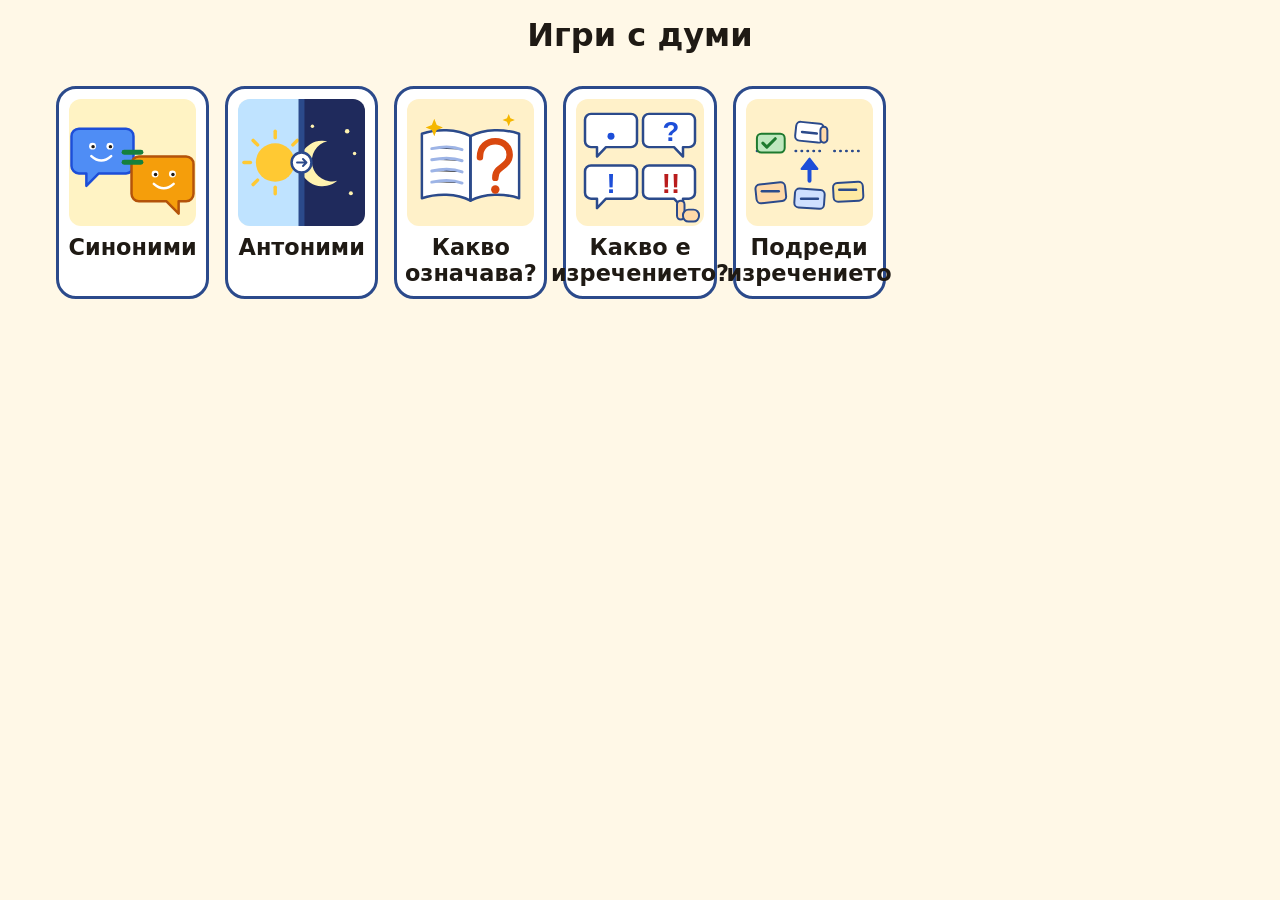
<file: index.html>
<!DOCTYPE html>
<html lang="bg">
<head>
  <meta charset="utf-8">
  <meta name="viewport" content="width=device-width, initial-scale=1">
  <title>Игри с думи</title>
  <link rel="icon" href="assets/icon.svg" type="image/svg+xml">
  <link rel="stylesheet" href="assets/portal/portal.css">
  <script defer src="games.js"></script>
  <script defer src="assets/portal/portal.js"></script>
</head>
<body>
  <h1 class="portal-title">Игри с думи</h1>
  <noscript><p>Моля, включи JavaScript, за да видиш игрите.</p></noscript>
  <main id="games"></main>
</body>
</html>
</file>
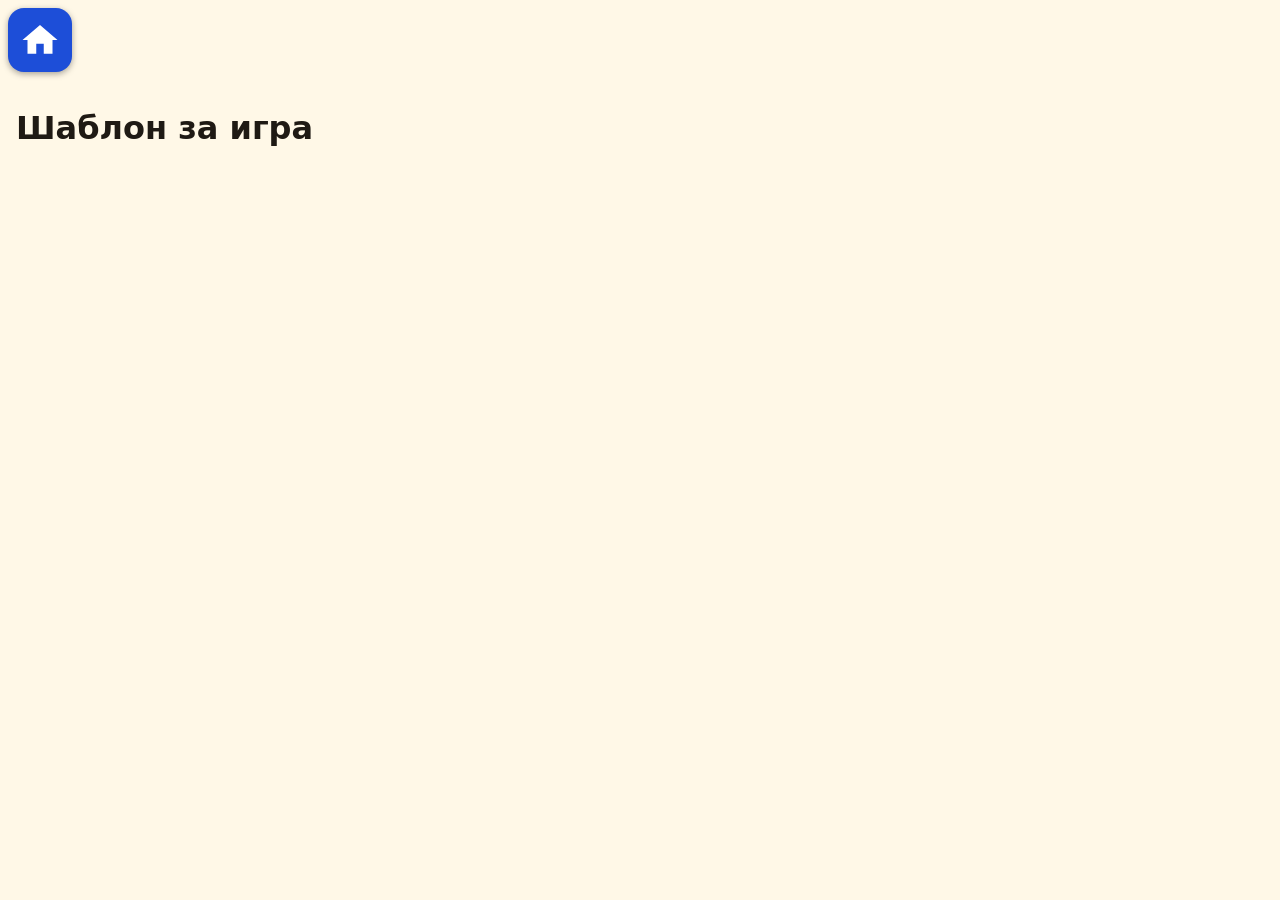
<file: games/_template/index.html>
<!DOCTYPE html>
<html lang="bg">
<head>
  <meta charset="utf-8">
  <meta name="viewport" content="width=device-width, initial-scale=1">
  <title>Шаблон за игра</title>
  <link rel="icon" href="../../assets/icon.svg" type="image/svg+xml">
  <link rel="stylesheet" href="../../assets/home/home.css">
  <style>
    /* Keep game content clear of the home control's top-left 80x80 px area. */
    body { margin: 0; padding: 88px 16px 16px; background: #fff8e7; color: #1f1a14;
      font-family: system-ui, "Segoe UI", Roboto, "Helvetica Neue", Arial, sans-serif; }
  </style>
</head>
<body>
  <a class="home-control" href="../../" aria-label="Начало"><img src="../../assets/home/home.svg" alt=""></a>
  <!-- Games MUST NOT cover the top-left 80x80 px area (home control). -->
  <!--
    Game template. To start a new game, copy this whole folder to games/<id>/
    (see specs/001-game-portal/contracts/game-entry.md, "Adding a game"),
    then register the game with one entry in games.js.
  -->
  <h1>Шаблон за игра</h1>
</body>
</html>
</file>
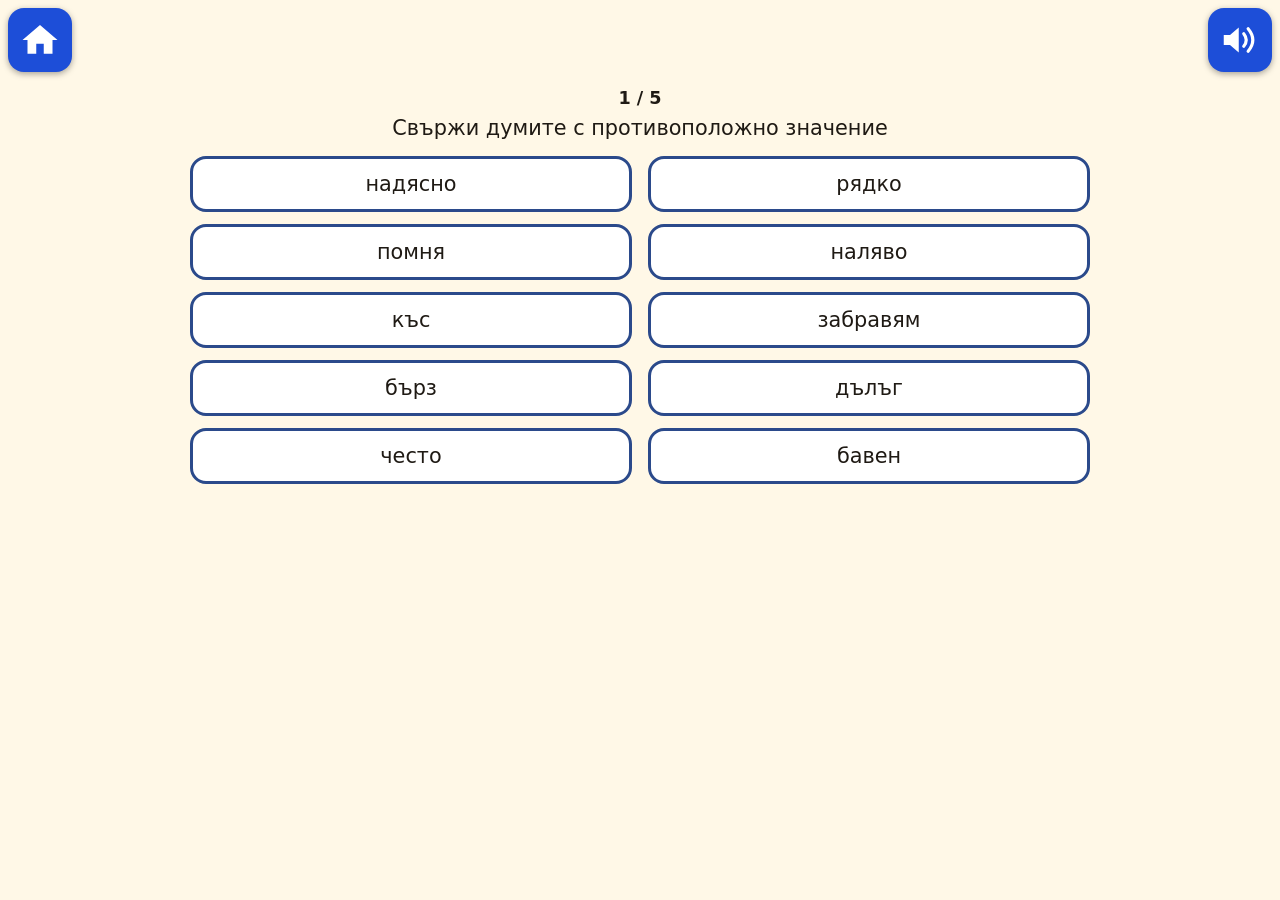
<file: games/antonyms/index.html>
<!DOCTYPE html>
<html lang="bg">
<head>
  <meta charset="utf-8">
  <meta name="viewport" content="width=device-width, initial-scale=1">
  <title>Антоними</title>
  <link rel="icon" href="../../assets/icon.svg" type="image/svg+xml">
  <link rel="stylesheet" href="../../assets/home/home.css">
  <link rel="stylesheet" href="../../assets/sound/sound.css">
  <link rel="stylesheet" href="game.css">
  <script defer src="../../assets/sound/sound.js"></script>
  <script defer src="../../assets/shared/play.js"></script>
  <script defer src="words.js"></script>
  <script defer src="logic.js"></script>
  <script defer src="game.js"></script>
</head>
<body>
  <a class="home-control" href="../../" aria-label="Начало"><img src="../../assets/home/home.svg" alt=""></a>
  <button class="sound-control" type="button" aria-pressed="true" aria-label="Звук"><img src="../../assets/sound/speaker-on.svg" alt=""></button>
  <!-- Games MUST NOT cover the top-left 80x80 px area (home control). -->
  <main>
    <section id="round">
      <p id="progress" class="progress"></p>
      <p id="instruction" class="instruction">Свържи думите с противоположно значение</p>
      <div class="columns">
        <div id="left" class="column"></div>
        <div id="right" class="column"></div>
      </div>
      <p id="feedback" class="feedback" aria-live="polite"></p>
      <button id="action" class="action" type="button" hidden>Напред</button>
    </section>
    <section id="summary" class="summary" hidden>
      <p id="summary-line1" class="summary-text"></p>
      <p id="summary-line2" class="summary-line2"></p>
      <p id="summary-stars" class="summary-stars" aria-hidden="true"></p>
      <button id="again" class="action" type="button">Играй пак</button>
    </section>
    <noscript><p class="noscript">Играта изисква JavaScript. Моля, включи го в браузъра.</p></noscript>
  </main>
</body>
</html>
</file>
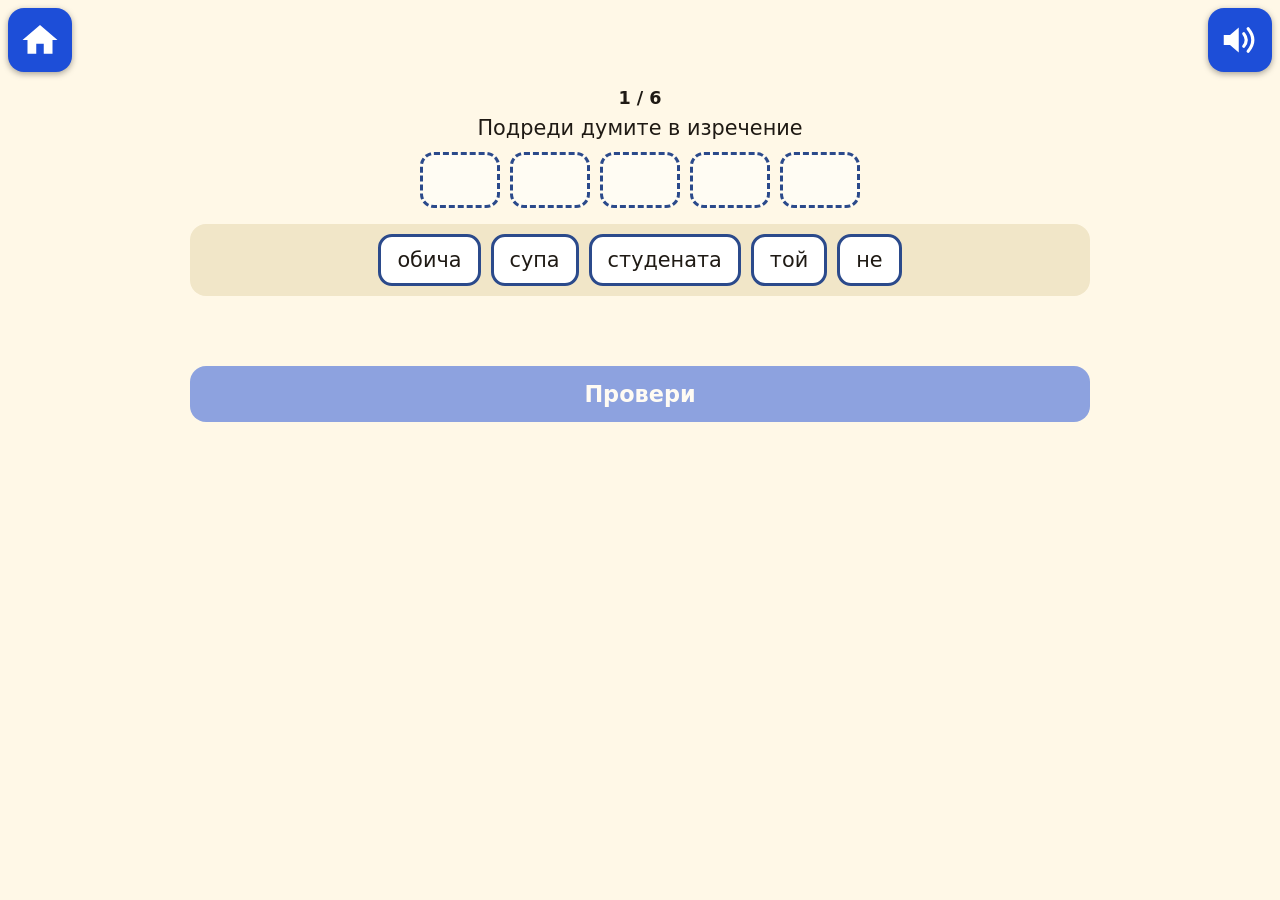
<file: games/builder/index.html>
<!DOCTYPE html>
<html lang="bg">
<head>
  <meta charset="utf-8">
  <meta name="viewport" content="width=device-width, initial-scale=1">
  <title>Подреди изречението</title>
  <link rel="icon" href="../../assets/icon.svg" type="image/svg+xml">
  <link rel="stylesheet" href="../../assets/home/home.css">
  <link rel="stylesheet" href="../../assets/sound/sound.css">
  <link rel="stylesheet" href="game.css">
  <script defer src="../../assets/sound/sound.js"></script>
  <script defer src="../../assets/shared/play.js"></script>
  <script defer src="words.js"></script>
  <script defer src="logic.js"></script>
  <script defer src="game.js"></script>
</head>
<body>
  <a class="home-control" href="../../" aria-label="Начало"><img src="../../assets/home/home.svg" alt=""></a>
  <button class="sound-control" type="button" aria-pressed="true" aria-label="Звук"><img src="../../assets/sound/speaker-on.svg" alt=""></button>
  <!-- Games MUST NOT cover the top-left 80x80 px area (home control). -->
  <main>
    <section id="round">
      <p id="progress" class="progress"></p>
      <p id="instruction" class="instruction">Подреди думите в изречение</p>
      <div id="slots" class="slots"></div>
      <div id="pool" class="pool"></div>
      <p id="full" class="full" hidden></p>
      <p id="feedback" class="feedback" aria-live="polite"></p>
      <button id="action" class="action" type="button">Провери</button>
    </section>
    <section id="summary" class="summary" hidden>
      <p id="summary-line1" class="summary-text"></p>
      <p id="summary-line2" class="summary-line2"></p>
      <p id="summary-stars" class="summary-stars" aria-hidden="true"></p>
      <button id="again" class="action" type="button">Играй пак</button>
    </section>
    <noscript><p class="noscript">Играта изисква JavaScript. Моля, включи го в браузъра.</p></noscript>
  </main>
</body>
</html>
</file>
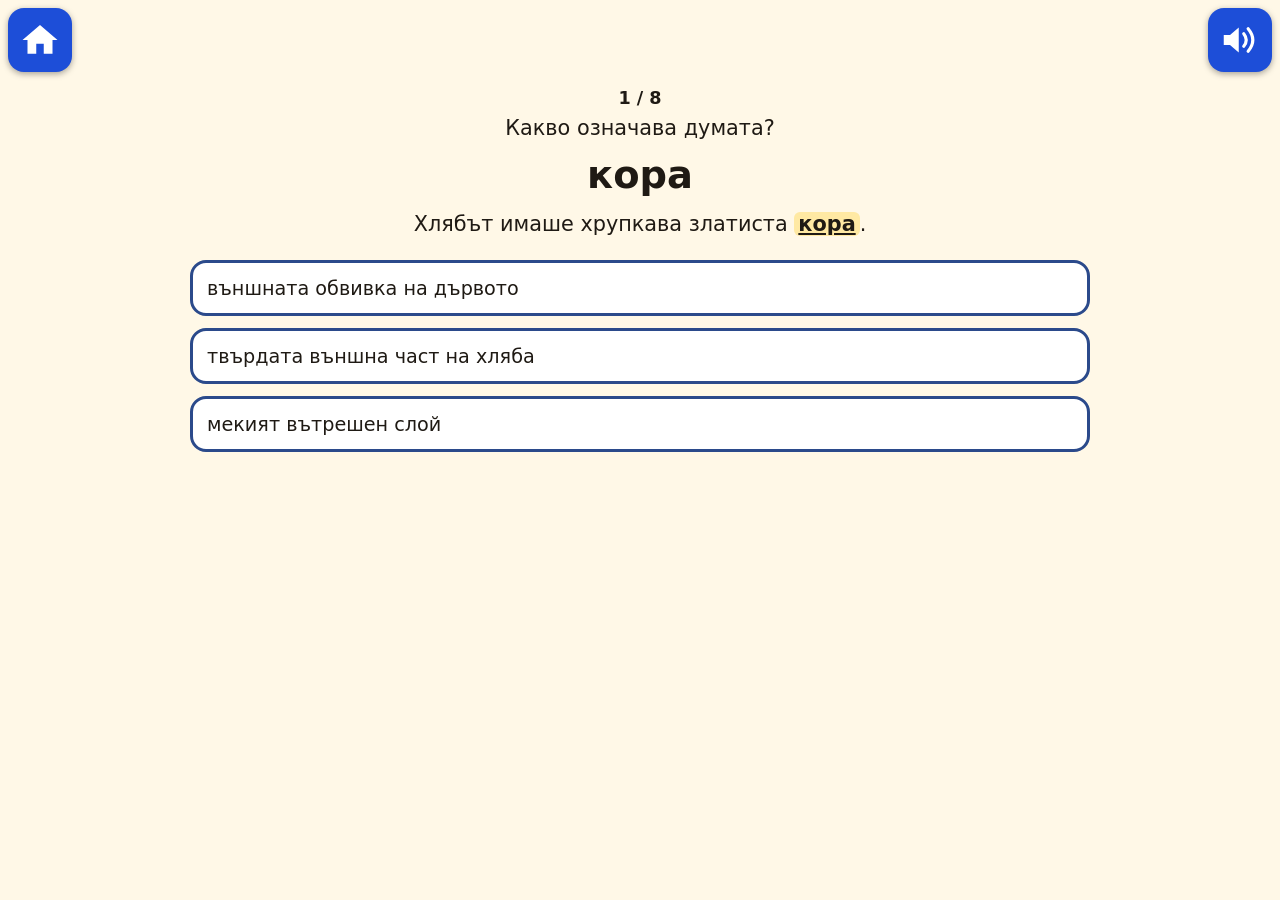
<file: games/meanings/index.html>
<!DOCTYPE html>
<html lang="bg">
<head>
  <meta charset="utf-8">
  <meta name="viewport" content="width=device-width, initial-scale=1">
  <title>Какво означава?</title>
  <link rel="icon" href="../../assets/icon.svg" type="image/svg+xml">
  <link rel="stylesheet" href="../../assets/home/home.css">
  <link rel="stylesheet" href="../../assets/sound/sound.css">
  <link rel="stylesheet" href="game.css">
  <script defer src="../../assets/sound/sound.js"></script>
  <script defer src="../../assets/shared/play.js"></script>
  <script defer src="words.js"></script>
  <script defer src="logic.js"></script>
  <script defer src="game.js"></script>
</head>
<body>
  <a class="home-control" href="../../" aria-label="Начало"><img src="../../assets/home/home.svg" alt=""></a>
  <button class="sound-control" type="button" aria-pressed="true" aria-label="Звук"><img src="../../assets/sound/speaker-on.svg" alt=""></button>
  <!-- Games MUST NOT cover the top-left 80x80 px area (home control). -->
  <main>
    <section id="round">
      <p id="progress" class="progress"></p>
      <p id="instruction" class="instruction">Какво означава думата?</p>
      <h1 id="word" class="word"></h1>
      <p id="sentence" class="sentence"></p>
      <div id="options" class="options"></div>
      <p id="feedback" class="feedback" aria-live="polite"></p>
      <button id="action" class="action" type="button" hidden>Напред</button>
    </section>
    <section id="summary" class="summary" hidden>
      <p id="summary-line1" class="summary-text"></p>
      <p id="summary-line2" class="summary-line2"></p>
      <p id="summary-stars" class="summary-stars" aria-hidden="true"></p>
      <button id="again" class="action" type="button">Играй пак</button>
    </section>
    <noscript><p class="noscript">Играта изисква JavaScript. Моля, включи го в браузъра.</p></noscript>
  </main>
</body>
</html>
</file>
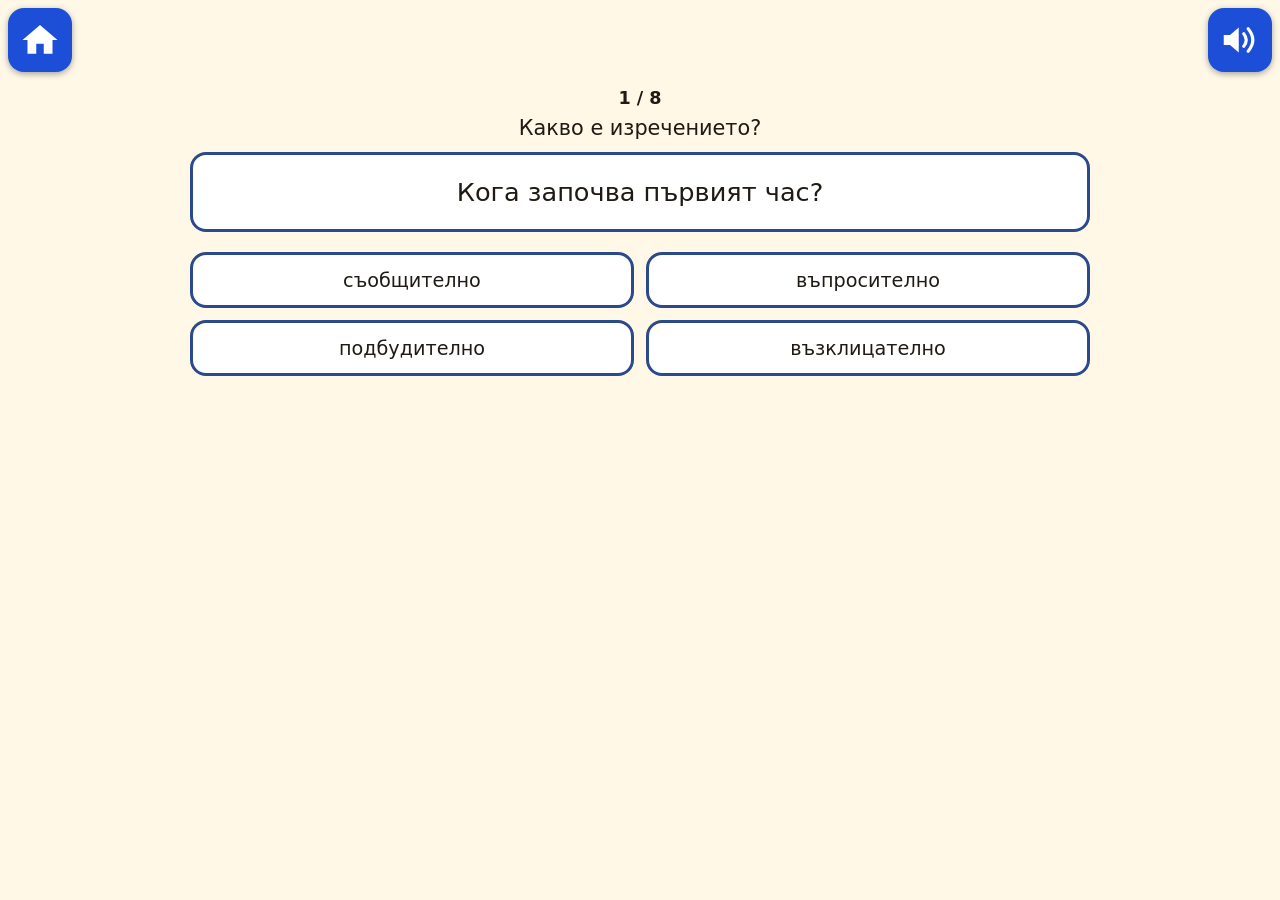
<file: games/sentences/index.html>
<!DOCTYPE html>
<html lang="bg">
<head>
  <meta charset="utf-8">
  <meta name="viewport" content="width=device-width, initial-scale=1">
  <title>Какво е изречението?</title>
  <link rel="icon" href="../../assets/icon.svg" type="image/svg+xml">
  <link rel="stylesheet" href="../../assets/home/home.css">
  <link rel="stylesheet" href="../../assets/sound/sound.css">
  <link rel="stylesheet" href="game.css">
  <script defer src="../../assets/sound/sound.js"></script>
  <script defer src="../../assets/shared/play.js"></script>
  <script defer src="words.js"></script>
  <script defer src="logic.js"></script>
  <script defer src="game.js"></script>
</head>
<body>
  <a class="home-control" href="../../" aria-label="Начало"><img src="../../assets/home/home.svg" alt=""></a>
  <button class="sound-control" type="button" aria-pressed="true" aria-label="Звук"><img src="../../assets/sound/speaker-on.svg" alt=""></button>
  <!-- Games MUST NOT cover the top-left 80x80 px area (home control). -->
  <main>
    <section id="round">
      <p id="progress" class="progress"></p>
      <p id="instruction" class="instruction">Какво е изречението?</p>
      <p id="sentence" class="sentence"></p>
      <div id="types" class="types"></div>
      <p id="feedback" class="feedback" aria-live="polite"></p>
      <button id="action" class="action" type="button" hidden>Напред</button>
    </section>
    <section id="summary" class="summary" hidden>
      <p id="summary-line1" class="summary-text"></p>
      <p id="summary-line2" class="summary-line2"></p>
      <p id="summary-stars" class="summary-stars" aria-hidden="true"></p>
      <button id="again" class="action" type="button">Играй пак</button>
    </section>
    <noscript><p class="noscript">Играта изисква JavaScript. Моля, включи го в браузъра.</p></noscript>
  </main>
</body>
</html>
</file>
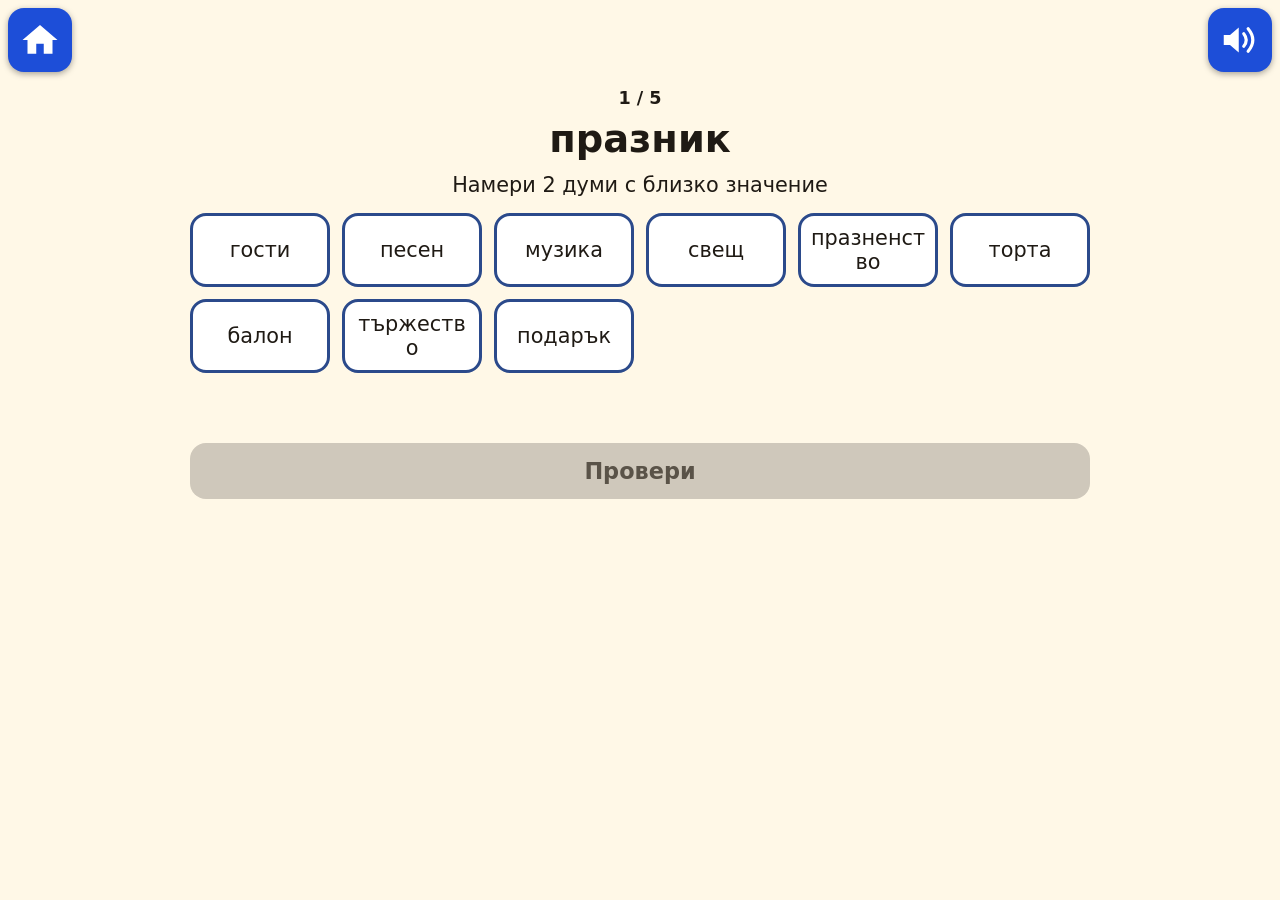
<file: games/synonyms/index.html>
<!DOCTYPE html>
<html lang="bg">
<head>
  <meta charset="utf-8">
  <meta name="viewport" content="width=device-width, initial-scale=1">
  <title>Синоними</title>
  <link rel="icon" href="../../assets/icon.svg" type="image/svg+xml">
  <link rel="stylesheet" href="../../assets/home/home.css">
  <link rel="stylesheet" href="../../assets/sound/sound.css">
  <link rel="stylesheet" href="game.css">
  <script defer src="../../assets/sound/sound.js"></script>
  <script defer src="../../assets/shared/play.js"></script>
  <script defer src="words.js"></script>
  <script defer src="logic.js"></script>
  <script defer src="game.js"></script>
</head>
<body>
  <a class="home-control" href="../../" aria-label="Начало"><img src="../../assets/home/home.svg" alt=""></a>
  <button class="sound-control" type="button" aria-pressed="true" aria-label="Звук"><img src="../../assets/sound/speaker-on.svg" alt=""></button>
  <!-- Games MUST NOT cover the top-left 80x80 px area (home control). -->
  <main>
    <section id="round">
      <p id="progress" class="progress"></p>
      <h1 id="reference" class="reference"></h1>
      <p id="instruction" class="instruction"></p>
      <div id="candidates" class="candidates"></div>
      <p id="feedback" class="feedback" aria-live="polite"></p>
      <button id="action" class="action" type="button"></button>
    </section>
    <section id="summary" class="summary" hidden>
      <p id="summary-text" class="summary-text"></p>
      <p id="summary-stars" class="summary-stars" aria-hidden="true"></p>
      <button id="again" class="action" type="button"></button>
    </section>
    <noscript><p class="noscript">Играта изисква JavaScript. Моля, включи го в браузъра.</p></noscript>
  </main>
</body>
</html>
</file>
<file: assets/portal/portal.css>
/* Portal layout and tiles. System fonts only: no downloads, no third parties. */
:root {
  --bg: #fff8e7;
  --text: #1f1a14;
  --tile-bg: #ffffff;
  --tile-border: #2b4a8b;
  --accent: #1d4ed8;
  --focus: #b91c1c;
  --gutter: 16px;
}

* { box-sizing: border-box; }

html, body { margin: 0; padding: 0; }

body {
  background: var(--bg);
  color: var(--text);
  font-family: system-ui, "Segoe UI", Roboto, "Helvetica Neue", Arial, sans-serif;
  overflow-x: hidden;
}

.portal-title {
  margin: 0;
  padding: var(--gutter);
  font-size: 2rem;
  text-align: center;
}

#games {
  display: grid;
  grid-template-columns: repeat(auto-fill, minmax(140px, 1fr));
  gap: var(--gutter);
  padding: var(--gutter);
  max-width: 1200px;
  margin: 0 auto;
}

.tile {
  display: flex;
  flex-direction: column;
  align-items: center;
  gap: 8px;
  padding: 10px;
  background: var(--tile-bg);
  border: 3px solid var(--tile-border);
  border-radius: 20px;
  color: var(--text);
  text-decoration: none;
  min-width: 0;
  transition: transform 0.1s ease;
}

.tile:active { transform: scale(0.96); }

.tile:focus-visible {
  outline: 5px solid var(--focus);
  outline-offset: 3px;
}

.tile img {
  display: block;
  width: 100%;
  height: auto;
  aspect-ratio: 1;
  object-fit: cover;
  border-radius: 12px;
}

.tile-name {
  font-size: 1.4rem;
  font-weight: 700;
  text-align: center;
  overflow-wrap: break-word; /* break inside a word only if it cannot fit on its own line */
}

/* Picture failed to load: show the name alone, a little larger. */
.tile--no-image { justify-content: center; min-height: 140px; }
.tile--no-image .tile-name { font-size: 1.5rem; }

noscript p {
  margin: var(--gutter);
  font-size: 1.4rem;
  text-align: center;
}
</file>
<file: assets/home/home.css>
/* Shared home control: fixed top-left, same in every game (contract: home-control.md). */
.home-control {
  position: fixed;
  top: 8px;
  left: 8px;
  z-index: 9999;
  display: flex;
  align-items: center;
  justify-content: center;
  width: 64px;
  height: 64px;
  background: #1d4ed8;
  color: #fff;
  border-radius: 16px;
  box-shadow: 0 2px 6px rgba(0, 0, 0, 0.35);
}

.home-control img {
  display: block;
  width: 40px;
  height: 40px;
}

.home-control:focus-visible {
  outline: 5px solid #b91c1c;
  outline-offset: 3px;
}
</file>
<file: assets/sound/sound.css>
/* Shared sound control: fixed top-right, same in every game (contract: sound-control.md). */
.sound-control {
  position: fixed;
  top: 8px;
  right: 8px;
  z-index: 9999;
  display: flex;
  align-items: center;
  justify-content: center;
  width: 64px;
  height: 64px;
  padding: 0;
  margin: 0;
  border: 0;
  font: inherit;
  background: #1d4ed8;
  color: #fff;
  border-radius: 16px;
  box-shadow: 0 2px 6px rgba(0, 0, 0, 0.35);
  cursor: pointer;
}

.sound-control img {
  display: block;
  width: 40px;
  height: 40px;
}

.sound-control:focus-visible {
  outline: 5px solid #b91c1c;
  outline-offset: 3px;
}
</file>
<file: games/antonyms/game.css>
/* Antonym game styles. Own copy of the look of the synonym game (Principle V, research R1). */
:root {
  --bg: #fff8e7;
  --text: #1f1a14;
  --card: #ffffff;
  --border: #2b4a8b;
  --accent: #1d4ed8;
  --accent-text: #ffffff;
  --selected-bg: #dbe7ff;
  --wrong-bg: #ece7df;
  --wrong-border: #8a8174;
  --focus: #b91c1c;
  --pair-1: #d9f2d9;
  --pair-2: #ffe0b8;
  --pair-3: #e6d6f7;
  --pair-4: #c9ecf5;
  --pair-5: #ffd3dc;
  --pair-border: #1f1a14;
}

* { box-sizing: border-box; }

html, body { margin: 0; padding: 0; }

body {
  /* Keep content clear of the home control's top-left 80x80 px area. */
  padding: 88px 16px 16px;
  background: var(--bg);
  color: var(--text);
  font-family: system-ui, "Segoe UI", Roboto, "Helvetica Neue", Arial, sans-serif;
  overflow-x: hidden;
}

main { max-width: 900px; margin: 0 auto; }

[hidden] { display: none !important; }

.progress {
  position: static;
  margin: 0 0 8px;
  text-align: center;
  font-size: 1.1rem;
  font-weight: bold;
}

.instruction {
  margin: 0 0 16px;
  font-size: 1.3rem;
  text-align: center;
}

.columns {
  display: grid;
  grid-template-columns: 1fr 1fr;
  gap: 16px;
  margin-bottom: 16px;
}

.column {
  display: flex;
  flex-direction: column;
  gap: 12px;
  min-width: 0;
}

.word {
  position: relative;
  min-height: 56px;
  min-width: 0;
  padding: 10px 8px;
  font: inherit;
  font-size: 1.3rem;
  color: var(--text);
  background: var(--card);
  border: 3px solid var(--border);
  border-radius: 16px;
  cursor: pointer;
  white-space: normal;
  overflow-wrap: anywhere;
}

.word:focus-visible, .action:focus-visible {
  outline: 5px solid var(--focus);
  outline-offset: 3px;
}

/* Selected: thick outline plus a marker, so it is clear without color. */
.word.selected {
  background: var(--selected-bg);
  border-width: 6px;
  padding: 7px 5px;
  outline: 3px solid var(--text);
  outline-offset: 2px;
}
.word.selected::before { content: "● "; }

/* Wrong: muted, dotted, with a short shake. */
.word.wrong {
  background: var(--wrong-bg);
  border-color: var(--wrong-border);
  border-style: dotted;
  color: #4a443a;
  animation: shake 0.4s;
  cursor: default;
}

/* Matched: pair color plus a "check n" badge; locked. */
.word.matched {
  border-color: var(--pair-border);
  border-width: 5px;
  padding: 8px 6px;
  cursor: default;
}
.word.matched::after {
  content: "✓ " attr(data-n);
  position: absolute;
  top: -12px;
  right: -6px;
  padding: 1px 7px;
  border-radius: 999px;
  background: var(--pair-border);
  color: #fff;
  font-size: 1rem;
  font-weight: bold;
  line-height: 1.4;
}
.word.pair-1 { background: var(--pair-1); }
.word.pair-2 { background: var(--pair-2); }
.word.pair-3 { background: var(--pair-3); }
.word.pair-4 { background: var(--pair-4); }
.word.pair-5 { background: var(--pair-5); }

.feedback {
  min-height: 2.6rem;
  margin: 0 0 12px;
  font-size: 1.3rem;
  text-align: center;
}

.action {
  display: block;
  width: 100%;
  min-height: 56px;
  padding: 12px;
  font: inherit;
  font-size: 1.4rem;
  font-weight: bold;
  color: var(--accent-text);
  background: var(--accent);
  border: 0;
  border-radius: 16px;
  cursor: pointer;
}

/* Celebration when a round is complete (no sound). */
.columns.celebrate { animation: bounce 0.8s 2; }
@keyframes bounce {
  0%, 100% { transform: translateY(0); }
  40% { transform: translateY(-12px); }
  70% { transform: translateY(0); }
}

.summary { text-align: center; }
.summary-text { margin: 16px 0; font-size: 1.8rem; font-weight: bold; }
.summary-line2 { margin: 0 0 16px; font-size: 1.4rem; }
.summary-stars { margin: 0 0 24px; font-size: 4rem; letter-spacing: 8px; }

.noscript { font-size: 1.3rem; text-align: center; }

@keyframes shake {
  0%, 100% { transform: translateX(0); }
  25% { transform: translateX(-6px); }
  75% { transform: translateX(6px); }
}

@media (prefers-reduced-motion: reduce) {
  *, *::before, *::after { animation: none !important; transition: none !important; }
}
</file>
<file: games/builder/game.css>
/* Sentence builder game styles. Own copy of the shared look (Principle V, research R1). */
:root {
  --bg: #fff8e7;
  --text: #1f1a14;
  --card: #ffffff;
  --border: #2b4a8b;
  --accent: #1d4ed8;
  --accent-text: #ffffff;
  --wrong-bg: #ece7df;
  --wrong-border: #8a8174;
  --correct-bg: #d9f2d9;
  --correct-border: #1e7a2e;
  --mark-bg: #ffe9a3;
  --focus: #b91c1c;
}

* { box-sizing: border-box; }

html, body { margin: 0; padding: 0; }

body {
  /* Keep content clear of the home control's top-left 80x80 px area. */
  padding: 88px 16px 16px;
  background: var(--bg);
  color: var(--text);
  font-family: system-ui, "Segoe UI", Roboto, "Helvetica Neue", Arial, sans-serif;
  overflow-x: hidden;
}

main { max-width: 900px; margin: 0 auto; }

[hidden] { display: none !important; }

.progress {
  position: static;
  margin: 0 0 8px;
  text-align: center;
  font-size: 1.1rem;
  font-weight: bold;
}

.instruction {
  margin: 0 0 12px;
  font-size: 1.3rem;
  text-align: center;
}

/* The sentence card. */
.sentence {
  margin: 0 0 20px;
  padding: 18px 14px;
  font-size: 1.6rem;
  line-height: 1.5;
  text-align: center;
  background: var(--card);
  border: 3px solid var(--border);
  border-radius: 16px;
  overflow-wrap: anywhere;
}

/* Type buttons: one column on phones, 2x2 grid from 480 px. */
.types {
  display: grid;
  grid-template-columns: 1fr;
  gap: 12px;
  margin-bottom: 16px;
}
@media (min-width: 480px) {
  .types { grid-template-columns: 1fr 1fr; }
}

.type {
  display: block;
  width: 100%;
  min-height: 56px;
  min-width: 0;
  padding: 10px 14px;
  font: inherit;
  font-size: 1.2rem;
  text-align: center;
  color: var(--text);
  background: var(--card);
  border: 3px solid var(--border);
  border-radius: 16px;
  cursor: pointer;
  white-space: normal;
  overflow-wrap: anywhere;
}

.type:focus-visible, .action:focus-visible {
  outline: 5px solid var(--focus);
  outline-offset: 3px;
}

/* Correct: green plus a check mark, so it is clear without color. */
.type.correct {
  background: var(--correct-bg);
  border-color: var(--correct-border);
  border-width: 5px;
  padding: 8px 12px;
  font-weight: bold;
  cursor: default;
}
.type.correct::before { content: "✓ "; }

/* Ruled out: muted, dashed border and a real tag element (announced by screen readers). */
.type.ruled-out {
  background: var(--wrong-bg);
  border-color: var(--wrong-border);
  border-style: dashed;
  color: #4a443a;
  cursor: default;
}
.type .tag {
  display: inline-block;
  margin-left: 8px;
  padding: 1px 8px;
  font-size: 0.9rem;
  font-weight: bold;
  color: #fff;
  background: var(--wrong-border);
  border-radius: 999px;
}

/* Locked: the other options after a right answer. */
.type.locked {
  opacity: 0.55;
  cursor: default;
}

.feedback {
  min-height: 2.6rem;
  margin: 0 0 12px;
  font-size: 1.3rem;
  text-align: center;
}

.action {
  display: block;
  width: 100%;
  min-height: 56px;
  padding: 12px;
  font: inherit;
  font-size: 1.4rem;
  font-weight: bold;
  color: var(--accent-text);
  background: var(--accent);
  border: 0;
  border-radius: 16px;
  cursor: pointer;
}

.summary { text-align: center; }
.summary-text { margin: 16px 0; font-size: 1.8rem; font-weight: bold; }
.summary-line2 { margin: 0 0 16px; font-size: 1.4rem; }
.summary-stars { margin: 0 0 24px; font-size: 4rem; letter-spacing: 8px; }

.noscript { font-size: 1.3rem; text-align: center; }

@media (prefers-reduced-motion: reduce) {
  *, *::before, *::after { animation: none !important; transition: none !important; }
}

/* ---- Sentence builder: slots, pool and word cards ---- */
.slots, .pool {
  display: flex;
  flex-wrap: wrap;
  justify-content: center;
  gap: 10px;
  margin: 0 0 16px;
}

.pool {
  min-height: 72px;
  padding: 10px;
  background: #f1e6c8;
  border-radius: 16px;
}
.pool.over { outline: 4px solid var(--accent); outline-offset: 2px; }

.slot {
  display: flex;
  align-items: center;
  justify-content: center;
  min-width: 80px;
  min-height: 56px;
  border: 3px dashed var(--border);
  border-radius: 14px;
  background: rgba(255, 255, 255, 0.5);
}
/* A filled slot loses the dashed look: the card is the visible thing. */
.slot.filled { border-style: solid; border-color: transparent; background: transparent; }
.slot.over {
  border-style: solid;
  border-color: var(--accent);
  background: #dbe7ff;
  outline: 3px solid var(--accent);
}

.card {
  min-height: 48px;
  padding: 8px 16px;
  font: inherit;
  font-size: 1.3rem;
  color: var(--text);
  background: var(--card);
  border: 3px solid var(--border);
  border-radius: 14px;
  cursor: grab;
  touch-action: none;
  user-select: none;
  -webkit-user-select: none;
  -webkit-tap-highlight-color: transparent;
}
.card:focus-visible { outline: 5px solid var(--focus); outline-offset: 3px; }

/* Dragging: lifted and following the pointer (position and transform are set by game.js). */
.card.dragging {
  position: fixed;
  z-index: 1000;
  margin: 0;
  pointer-events: none;
  transform: scale(1.05);
  box-shadow: 0 8px 18px rgba(0, 0, 0, 0.35);
  cursor: grabbing;
}

/* Locked: green plus a check mark, so it is clear without color. */
.card.locked {
  background: var(--correct-bg);
  border-color: var(--correct-border);
  font-weight: bold;
  cursor: default;
}
.card.locked::before { content: "✓ "; }

/* Retry: dashed border and a real tag element (announced by screen readers). */
.card.retry {
  border-style: dashed;
  background: var(--wrong-bg);
  border-color: var(--wrong-border);
}
.card .tag {
  display: inline-block;
  margin-left: 8px;
  padding: 1px 8px;
  font-size: 0.9rem;
  font-weight: bold;
  color: #fff;
  background: var(--wrong-border);
  border-radius: 999px;
}

/* The solved sentence, as written. */
.full {
  margin: 0 0 12px;
  font-size: 1.4rem;
  font-weight: bold;
  text-align: center;
  overflow-wrap: anywhere;
}

.action:disabled { opacity: 0.5; cursor: default; }

@media (max-width: 400px) {
  .card { padding: 8px 12px; }
}
</file>
<file: games/meanings/game.css>
/* Word meanings game styles. Own copy of the shared look (Principle V, research R1). */
:root {
  --bg: #fff8e7;
  --text: #1f1a14;
  --card: #ffffff;
  --border: #2b4a8b;
  --accent: #1d4ed8;
  --accent-text: #ffffff;
  --wrong-bg: #ece7df;
  --wrong-border: #8a8174;
  --correct-bg: #d9f2d9;
  --correct-border: #1e7a2e;
  --mark-bg: #ffe9a3;
  --focus: #b91c1c;
}

* { box-sizing: border-box; }

html, body { margin: 0; padding: 0; }

body {
  /* Keep content clear of the home control's top-left 80x80 px area. */
  padding: 88px 16px 16px;
  background: var(--bg);
  color: var(--text);
  font-family: system-ui, "Segoe UI", Roboto, "Helvetica Neue", Arial, sans-serif;
  overflow-x: hidden;
}

main { max-width: 900px; margin: 0 auto; }

[hidden] { display: none !important; }

.progress {
  position: static;
  margin: 0 0 8px;
  text-align: center;
  font-size: 1.1rem;
  font-weight: bold;
}

.instruction {
  margin: 0 0 12px;
  font-size: 1.3rem;
  text-align: center;
}

.word {
  margin: 0 0 12px;
  font-size: 2.4rem;
  font-weight: bold;
  text-align: center;
  overflow-wrap: anywhere;
}

.sentence {
  margin: 0 0 20px;
  font-size: 1.3rem;
  text-align: center;
  line-height: 1.5;
}

.sentence mark {
  padding: 0 4px;
  font-weight: bold;
  text-decoration: underline;
  color: var(--text);
  background: var(--mark-bg);
  border-radius: 6px;
}

.options {
  display: flex;
  flex-direction: column;
  gap: 12px;
  margin-bottom: 16px;
}

.option {
  display: block;
  width: 100%;
  min-height: 56px;
  min-width: 0;
  padding: 10px 14px;
  font: inherit;
  font-size: 1.2rem;
  text-align: left;
  color: var(--text);
  background: var(--card);
  border: 3px solid var(--border);
  border-radius: 16px;
  cursor: pointer;
  white-space: normal;
  overflow-wrap: anywhere;
}

.option:focus-visible, .action:focus-visible {
  outline: 5px solid var(--focus);
  outline-offset: 3px;
}

/* Correct: green plus a check mark, so it is clear without color. */
.option.correct {
  background: var(--correct-bg);
  border-color: var(--correct-border);
  border-width: 5px;
  padding: 8px 12px;
  font-weight: bold;
  cursor: default;
}
.option.correct::before { content: "✓ "; }

/* Ruled out: muted, dashed border and a real tag element (announced by screen readers). */
.option.ruled-out {
  background: var(--wrong-bg);
  border-color: var(--wrong-border);
  border-style: dashed;
  color: #4a443a;
  cursor: default;
}
.option .tag {
  display: inline-block;
  margin-left: 8px;
  padding: 1px 8px;
  font-size: 0.9rem;
  font-weight: bold;
  color: #fff;
  background: var(--wrong-border);
  border-radius: 999px;
}

/* Locked: the other options after a right answer. */
.option.locked {
  opacity: 0.55;
  cursor: default;
}

.feedback {
  min-height: 2.6rem;
  margin: 0 0 12px;
  font-size: 1.3rem;
  text-align: center;
}

.action {
  display: block;
  width: 100%;
  min-height: 56px;
  padding: 12px;
  font: inherit;
  font-size: 1.4rem;
  font-weight: bold;
  color: var(--accent-text);
  background: var(--accent);
  border: 0;
  border-radius: 16px;
  cursor: pointer;
}

.summary { text-align: center; }
.summary-text { margin: 16px 0; font-size: 1.8rem; font-weight: bold; }
.summary-line2 { margin: 0 0 16px; font-size: 1.4rem; }
.summary-stars { margin: 0 0 24px; font-size: 4rem; letter-spacing: 8px; }

.noscript { font-size: 1.3rem; text-align: center; }

@media (prefers-reduced-motion: reduce) {
  *, *::before, *::after { animation: none !important; transition: none !important; }
}
</file>
<file: games/sentences/game.css>
/* Sentence purpose game styles. Own copy of the shared look (Principle V, research R1). */
:root {
  --bg: #fff8e7;
  --text: #1f1a14;
  --card: #ffffff;
  --border: #2b4a8b;
  --accent: #1d4ed8;
  --accent-text: #ffffff;
  --wrong-bg: #ece7df;
  --wrong-border: #8a8174;
  --correct-bg: #d9f2d9;
  --correct-border: #1e7a2e;
  --mark-bg: #ffe9a3;
  --focus: #b91c1c;
}

* { box-sizing: border-box; }

html, body { margin: 0; padding: 0; }

body {
  /* Keep content clear of the home control's top-left 80x80 px area. */
  padding: 88px 16px 16px;
  background: var(--bg);
  color: var(--text);
  font-family: system-ui, "Segoe UI", Roboto, "Helvetica Neue", Arial, sans-serif;
  overflow-x: hidden;
}

main { max-width: 900px; margin: 0 auto; }

[hidden] { display: none !important; }

.progress {
  position: static;
  margin: 0 0 8px;
  text-align: center;
  font-size: 1.1rem;
  font-weight: bold;
}

.instruction {
  margin: 0 0 12px;
  font-size: 1.3rem;
  text-align: center;
}

/* The sentence card. */
.sentence {
  margin: 0 0 20px;
  padding: 18px 14px;
  font-size: 1.6rem;
  line-height: 1.5;
  text-align: center;
  background: var(--card);
  border: 3px solid var(--border);
  border-radius: 16px;
  overflow-wrap: anywhere;
}

/* Type buttons: one column on phones, 2x2 grid from 480 px. */
.types {
  display: grid;
  grid-template-columns: 1fr;
  gap: 12px;
  margin-bottom: 16px;
}
@media (min-width: 480px) {
  .types { grid-template-columns: 1fr 1fr; }
}

.type {
  display: block;
  width: 100%;
  min-height: 56px;
  min-width: 0;
  padding: 10px 14px;
  font: inherit;
  font-size: 1.2rem;
  text-align: center;
  color: var(--text);
  background: var(--card);
  border: 3px solid var(--border);
  border-radius: 16px;
  cursor: pointer;
  white-space: normal;
  overflow-wrap: anywhere;
}

.type:focus-visible, .action:focus-visible {
  outline: 5px solid var(--focus);
  outline-offset: 3px;
}

/* Correct: green plus a check mark, so it is clear without color. */
.type.correct {
  background: var(--correct-bg);
  border-color: var(--correct-border);
  border-width: 5px;
  padding: 8px 12px;
  font-weight: bold;
  cursor: default;
}
.type.correct::before { content: "✓ "; }

/* Ruled out: muted, dashed border and a real tag element (announced by screen readers). */
.type.ruled-out {
  background: var(--wrong-bg);
  border-color: var(--wrong-border);
  border-style: dashed;
  color: #4a443a;
  cursor: default;
}
.type .tag {
  display: inline-block;
  margin-left: 8px;
  padding: 1px 8px;
  font-size: 0.9rem;
  font-weight: bold;
  color: #fff;
  background: var(--wrong-border);
  border-radius: 999px;
}

/* Locked: the other options after a right answer. */
.type.locked {
  opacity: 0.55;
  cursor: default;
}

.feedback {
  min-height: 2.6rem;
  margin: 0 0 12px;
  font-size: 1.3rem;
  text-align: center;
}

.action {
  display: block;
  width: 100%;
  min-height: 56px;
  padding: 12px;
  font: inherit;
  font-size: 1.4rem;
  font-weight: bold;
  color: var(--accent-text);
  background: var(--accent);
  border: 0;
  border-radius: 16px;
  cursor: pointer;
}

.summary { text-align: center; }
.summary-text { margin: 16px 0; font-size: 1.8rem; font-weight: bold; }
.summary-line2 { margin: 0 0 16px; font-size: 1.4rem; }
.summary-stars { margin: 0 0 24px; font-size: 4rem; letter-spacing: 8px; }

.noscript { font-size: 1.3rem; text-align: center; }

@media (prefers-reduced-motion: reduce) {
  *, *::before, *::after { animation: none !important; transition: none !important; }
}
</file>
<file: games/synonyms/game.css>
/* Synonym game styles. Own tokens; does not import portal CSS (Principle V). */
:root {
  --bg: #fff8e7;
  --text: #1f1a14;
  --card: #ffffff;
  --border: #2b4a8b;
  --accent: #1d4ed8;
  --accent-text: #ffffff;
  --marked-bg: #dbe7ff;
  --correct-bg: #d9f2d9;
  --correct-border: #1f7a2e;
  --wrong-bg: #ece7df;
  --wrong-border: #8a8174;
  --missed-border: #b88a00;
  --missed-bg: #fff3c4;
  --disabled-bg: #cfc8bb;
  --disabled-text: #5a5348;
  --focus: #b91c1c;
}

* { box-sizing: border-box; }

html, body { margin: 0; padding: 0; }

body {
  /* Keep content clear of the home control's top-left 80x80 px area. */
  padding: 88px 16px 16px;
  background: var(--bg);
  color: var(--text);
  font-family: system-ui, "Segoe UI", Roboto, "Helvetica Neue", Arial, sans-serif;
  overflow-x: hidden;
}

main { max-width: 900px; margin: 0 auto; }

[hidden] { display: none !important; }

.progress {
  position: static;
  margin: 0 0 8px;
  text-align: center;
  font-size: 1.1rem;
  font-weight: bold;
}

.reference {
  margin: 8px 0 12px;
  font-size: 2.4rem;
  font-weight: bold;
  text-align: center;
  overflow-wrap: anywhere;
}

.instruction {
  margin: 0 0 16px;
  font-size: 1.3rem;
  text-align: center;
}

.candidates {
  display: grid;
  grid-template-columns: repeat(auto-fill, minmax(140px, 1fr));
  gap: 12px;
  margin-bottom: 16px;
}

.candidate {
  position: relative;
  min-height: 56px;
  min-width: 0;
  padding: 10px 8px;
  font: inherit;
  font-size: 1.3rem;
  color: var(--text);
  background: var(--card);
  border: 3px solid var(--border);
  border-radius: 16px;
  cursor: pointer;
  white-space: normal;
  overflow-wrap: anywhere;
}

.candidate:focus-visible, .action:focus-visible {
  outline: 5px solid var(--focus);
  outline-offset: 3px;
}

/* Marked: check mark plus a thick border, so it is clear without color. */
.candidate.marked {
  background: var(--marked-bg);
  border-width: 6px;
  padding: 7px 5px;
}
.candidate.marked::before { content: "✓ "; font-weight: bold; }

.candidate.correct {
  background: var(--correct-bg);
  border-color: var(--correct-border);
  border-width: 6px;
  padding: 7px 5px;
  cursor: default;
}
.candidate.correct::before { content: "✓ "; font-weight: bold; }

.candidate.wrong {
  background: var(--wrong-bg);
  border-color: var(--wrong-border);
  border-style: dotted;
  color: #4a443a;
  animation: shake 0.4s;
}

.candidate.missed {
  background: var(--missed-bg);
  border-color: var(--missed-border);
  border-style: dashed;
  border-width: 5px;
  padding-top: 8px;
  cursor: default;
}
.candidate.missed::before { content: "★ "; font-weight: bold; }
.candidate .tag {
  display: block;
  font-size: 0.85rem;
  font-weight: bold;
}

.candidate.locked { cursor: default; }

.feedback {
  min-height: 2.6rem;
  margin: 0 0 12px;
  font-size: 1.3rem;
  text-align: center;
}

.action {
  display: block;
  width: 100%;
  min-height: 56px;
  padding: 12px;
  font: inherit;
  font-size: 1.4rem;
  font-weight: bold;
  color: var(--accent-text);
  background: var(--accent);
  border: 0;
  border-radius: 16px;
  cursor: pointer;
}
.action:disabled {
  background: var(--disabled-bg);
  color: var(--disabled-text);
  cursor: not-allowed;
}

/* Celebration for a perfect round (no sound). */
.reference.celebrate { animation: bounce 0.8s 2; }
.reference .star { display: inline-block; margin-left: 12px; animation: pop 0.5s ease-out; }
@keyframes pop {
  0% { transform: scale(0); }
  70% { transform: scale(1.3); }
  100% { transform: scale(1); }
}

.summary { text-align: center; }
.summary-text { margin: 16px 0; font-size: 1.8rem; font-weight: bold; }
.summary-stars { margin: 0 0 24px; font-size: 4rem; letter-spacing: 8px; }

.noscript { font-size: 1.3rem; text-align: center; }

@keyframes shake {
  0%, 100% { transform: translateX(0); }
  25% { transform: translateX(-6px); }
  75% { transform: translateX(6px); }
}
@keyframes bounce {
  0%, 100% { transform: translateY(0); }
  40% { transform: translateY(-18px); }
  70% { transform: translateY(0); }
}

@media (prefers-reduced-motion: reduce) {
  *, *::before, *::after { animation: none !important; transition: none !important; }
}
</file>
